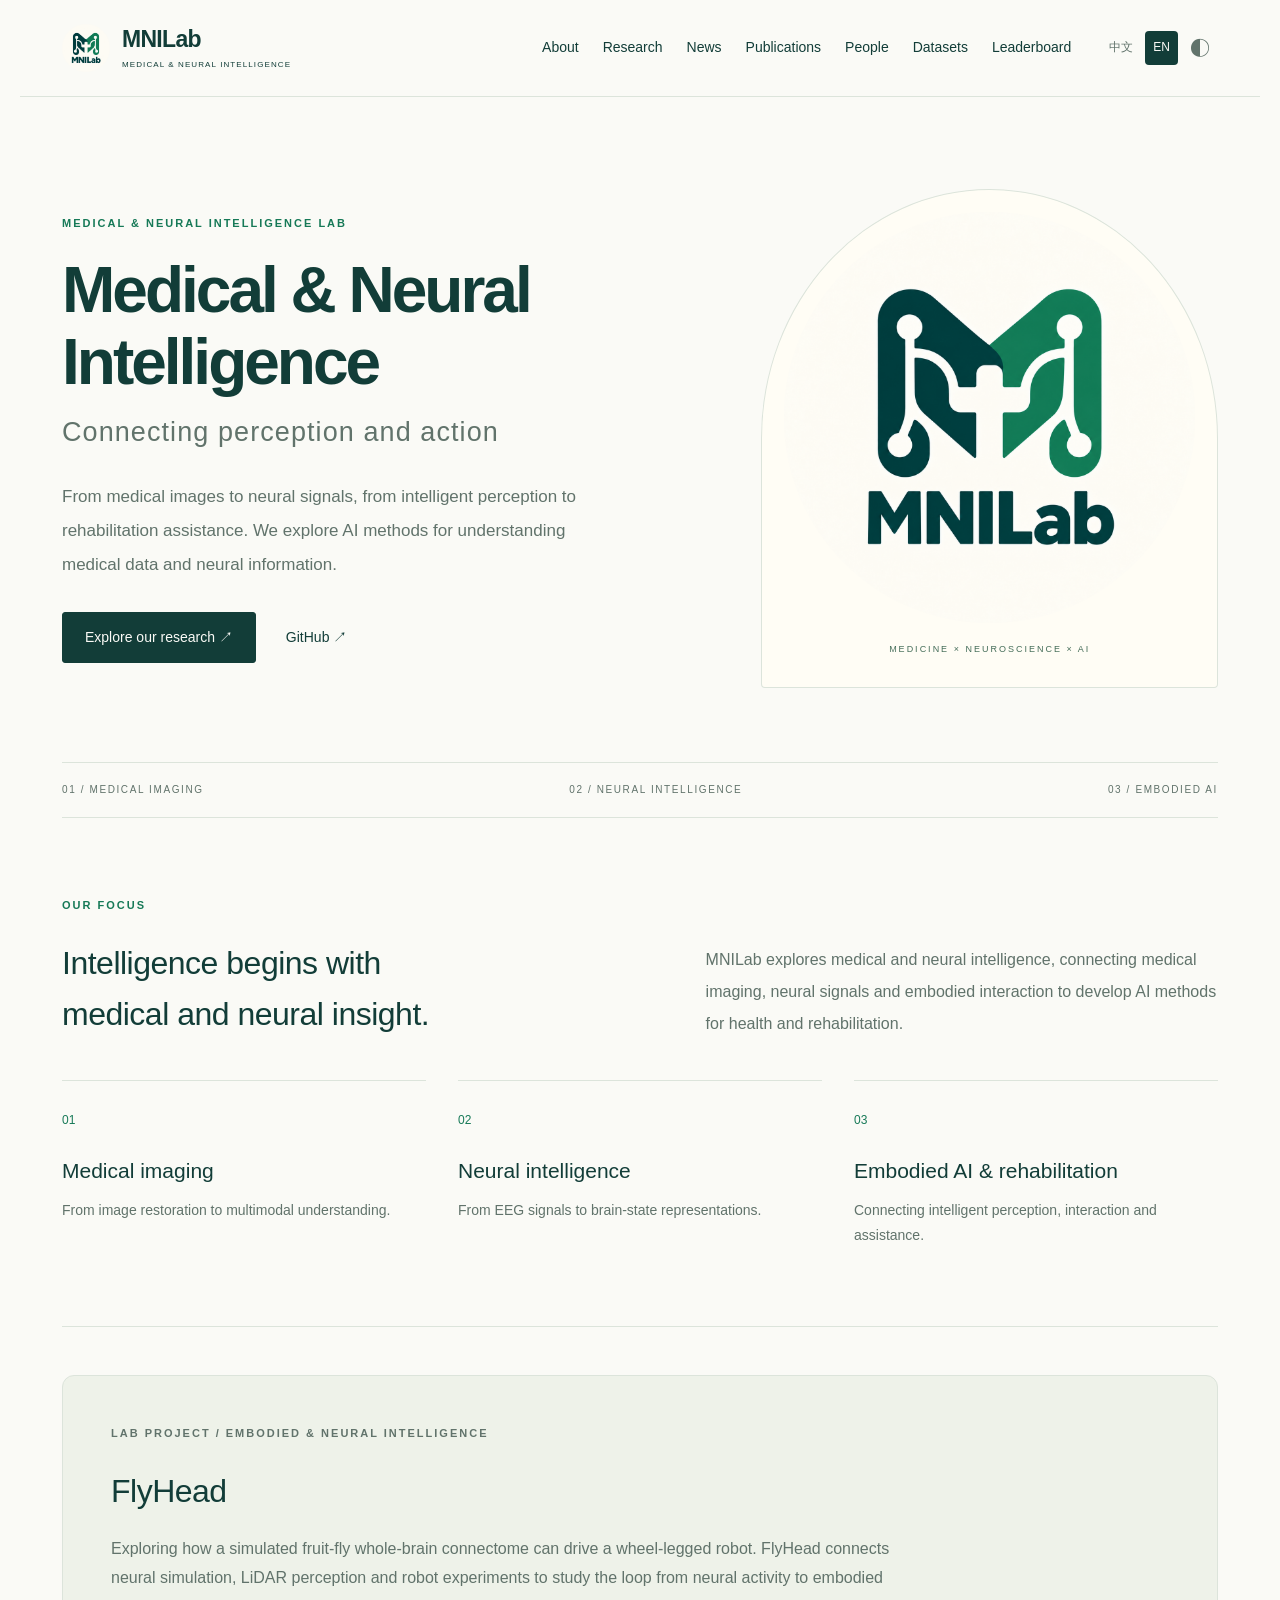
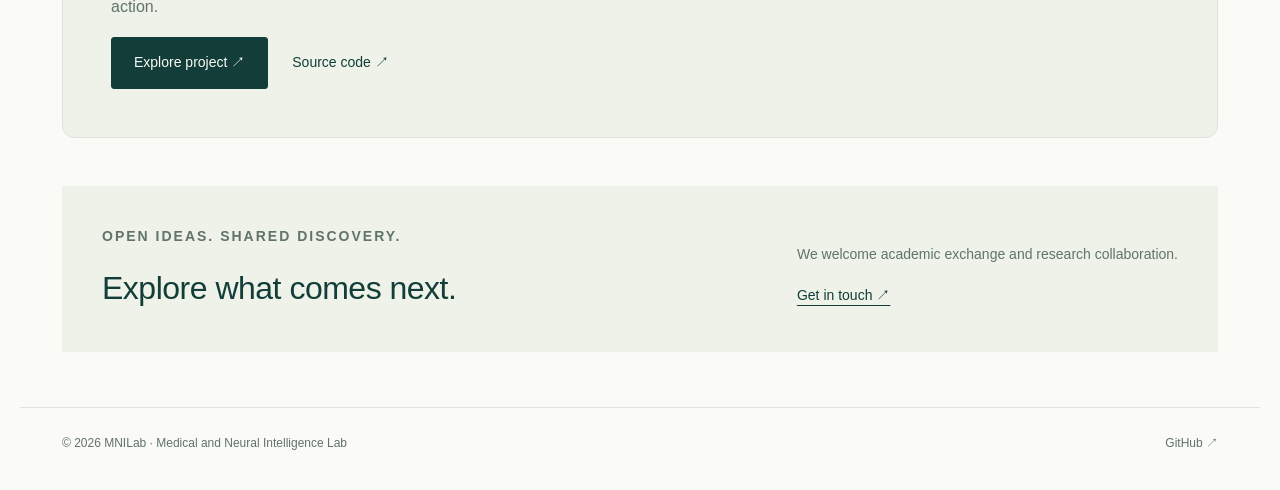
<file: index.html>
<!doctype html><html lang="zh-CN"><head><meta charset="utf-8"><meta name="viewport" content="width=device-width,initial-scale=1"><meta name="description" content="MNILab · 医学与神经智能实验室 · Medical and Neural Intelligence Lab"><title>MNILab | 医学与神经智能实验室</title><link rel="icon" href="logo.png"><link rel="stylesheet" href="style.css"><script src="script.js" defer></script><style>.hero h1{margin-bottom:12px}.hero-tagline{font-size:27px;line-height:1.6;font-weight:400;color:var(--muted);margin:0 0 26px;letter-spacing:.04em}@media(max-width:650px){.hero-tagline{font-size:21px;letter-spacing:.02em}}.project-feature{padding:48px 0;border-top:1px solid var(--line)}.project-card{padding:clamp(24px,4vw,48px);background:var(--panel);border:1px solid var(--line);border-radius:12px}.project-card h2{margin:8px 0 18px}.project-card p{max-width:780px;color:var(--muted)}.project-card .actions{display:flex;flex-wrap:wrap;gap:24px;align-items:center}</style></head><body><a class="skip" href="#main">Skip to content</a><header><a class="brand" href="#"><img src="logo.png" alt=""><strong>MNILab<span>MEDICAL & NEURAL INTELLIGENCE</span></strong></a><nav aria-label="Main navigation"><a href="#about"><span class="" data-zh="关于" data-en="About">关于</span></a><a href="research.html"><span class="" data-zh="研究" data-en="Research">研究</span></a><a href="news.html"><span class="" data-zh="动态" data-en="News">动态</span></a><a href="publications.html"><span class="" data-zh="论文" data-en="Publications">论文</span></a><a href="people.html"><span class="" data-zh="团队" data-en="People">团队</span></a><a href="datasets.html"><span data-zh="数据集" data-en="Datasets">数据集</span></a><a href="leaderboard.html"><span data-zh="榜单" data-en="Leaderboard">榜单</span></a></nav><div class="controls"><button data-lang="zh" aria-pressed="true">中文</button><button data-lang="en" aria-pressed="false">EN</button><button id="theme" aria-label="切换明暗主题" aria-pressed="false">◐</button></div></header><main id="main"><section class="hero" id="about"><div><p class="eyebrow">MEDICAL & NEURAL INTELLIGENCE LAB</p><h1 class="" data-zh="医学与神经智能" data-en="Medical &amp; Neural&lt;br&gt;Intelligence">医学与神经智能</h1><p class="hero-tagline" data-zh="连接感知与行动" data-en="Connecting perception and action">连接感知与行动</p><p class="lead" data-zh="从医学图像到神经信号，从智能感知到康复辅助。我们探索人工智能理解医学数据与神经信息的方法。" data-en="From medical images to neural signals, from intelligent perception to rehabilitation assistance. We explore AI methods for understanding medical data and neural information.">从医学图像到神经信号，从智能感知到康复辅助。我们探索人工智能理解医学数据与神经信息的方法。</p><div class="actions"><a class="button" href="research.html"><span class="" data-zh="探索研究方向 ↗" data-en="Explore our research ↗">探索研究方向 ↗</span></a><a href="https://github.com/MNILab-CN" target="_blank" rel="noopener">GitHub ↗</a></div></div><figure class="hero-mark"><img src="logo.png" alt="MNILab logo"><figcaption>MEDICINE × NEUROSCIENCE × AI</figcaption></figure></section><div class="discipline-strip"><span>01 / MEDICAL IMAGING</span><span>02 / NEURAL INTELLIGENCE</span><span>03 / EMBODIED AI</span></div><section class="overview"><div><p class="eyebrow" data-zh="我们的探索" data-en="OUR FOCUS">我们的探索</p><h2 class="" data-zh="让医学与神经信息，&lt;br&gt;成为智能的起点。" data-en="Intelligence begins with&lt;br&gt;medical and neural insight.">让医学与神经信息，<br>成为智能的起点。</h2></div><p class="" data-zh="MNILab 聚焦医学与神经智能，连接医学影像、神经信号与具身交互，探索面向健康与康复的人工智能方法。" data-en="MNILab explores medical and neural intelligence, connecting medical imaging, neural signals and embodied interaction to develop AI methods for health and rehabilitation.">MNILab 聚焦医学与神经智能，连接医学影像、神经信号与具身交互，探索面向健康与康复的人工智能方法。</p></section><div class="research-grid"><article><span class="index">01</span><h3 class="" data-zh="医学影像" data-en="Medical imaging">医学影像</h3><p class="" data-zh="从图像恢复到多模态理解。" data-en="From image restoration to multimodal understanding.">从图像恢复到多模态理解。</p></article><article><span class="index">02</span><h3 class="" data-zh="神经智能" data-en="Neural intelligence">神经智能</h3><p class="" data-zh="从脑电信号到脑状态表征。" data-en="From EEG signals to brain-state representations.">从脑电信号到脑状态表征。</p></article><article><span class="index">03</span><h3 class="" data-zh="具身与康复" data-en="Embodied AI &amp; rehabilitation">具身与康复</h3><p class="" data-zh="连接智能感知、交互与辅助。" data-en="Connecting intelligent perception, interaction and assistance.">连接智能感知、交互与辅助。</p></article></div><section class="project-feature"><article class="project-card"><p class="eyebrow" data-zh="实验室项目 / 具身与神经智能" data-en="LAB PROJECT / EMBODIED &amp; NEURAL INTELLIGENCE">LAB PROJECT / EMBODIED &amp; NEURAL INTELLIGENCE</p><h2 data-zh="FlyHead · 刑天" data-en="FlyHead">FlyHead</h2><p data-zh="探索果蝇全脑连接组仿真与轮腿机器人控制的结合。项目连接神经仿真、激光雷达感知与机器人实验，研究从神经活动到具身行动的闭环。" data-en="Exploring how a simulated fruit-fly whole-brain connectome can drive a wheel-legged robot. FlyHead connects neural simulation, LiDAR perception and robot experiments to study the loop from neural activity to embodied action.">Exploring how a simulated fruit-fly whole-brain connectome can drive a wheel-legged robot. FlyHead connects neural simulation, LiDAR perception and robot experiments to study the loop from neural activity to embodied action.</p><div class="actions"><a class="button" href="https://flyhead.live/" data-zh="探索项目 ↗" data-en="Explore project ↗">Explore project ↗</a><a href="https://github.com/12sqawdwq/FlyHead" data-zh="开源代码 ↗" data-en="Source code ↗">Source code ↗</a></div></article></section><section class="contact"><div><p class="eyebrow">OPEN IDEAS. SHARED DISCOVERY.</p><h2 class="" data-zh="一起探索新的可能。" data-en="Explore what comes next.">一起探索新的可能。</h2></div><div><p class="" data-zh="欢迎学术交流与研究合作。" data-en="We welcome academic exchange and research collaboration.">欢迎学术交流与研究合作。</p><a href="mailto:Jf.Jacob.Wang@gmail.com"><span class="" data-zh="联系我们 ↗" data-en="Get in touch ↗">联系我们 ↗</span></a></div></section></main><footer><span>© 2026 MNILab · <span class="" data-zh="医学与神经智能实验室" data-en="Medical and Neural Intelligence Lab">医学与神经智能实验室</span></span><a href="https://github.com/MNILab-CN">GitHub ↗</a></footer></body></html>
</file>
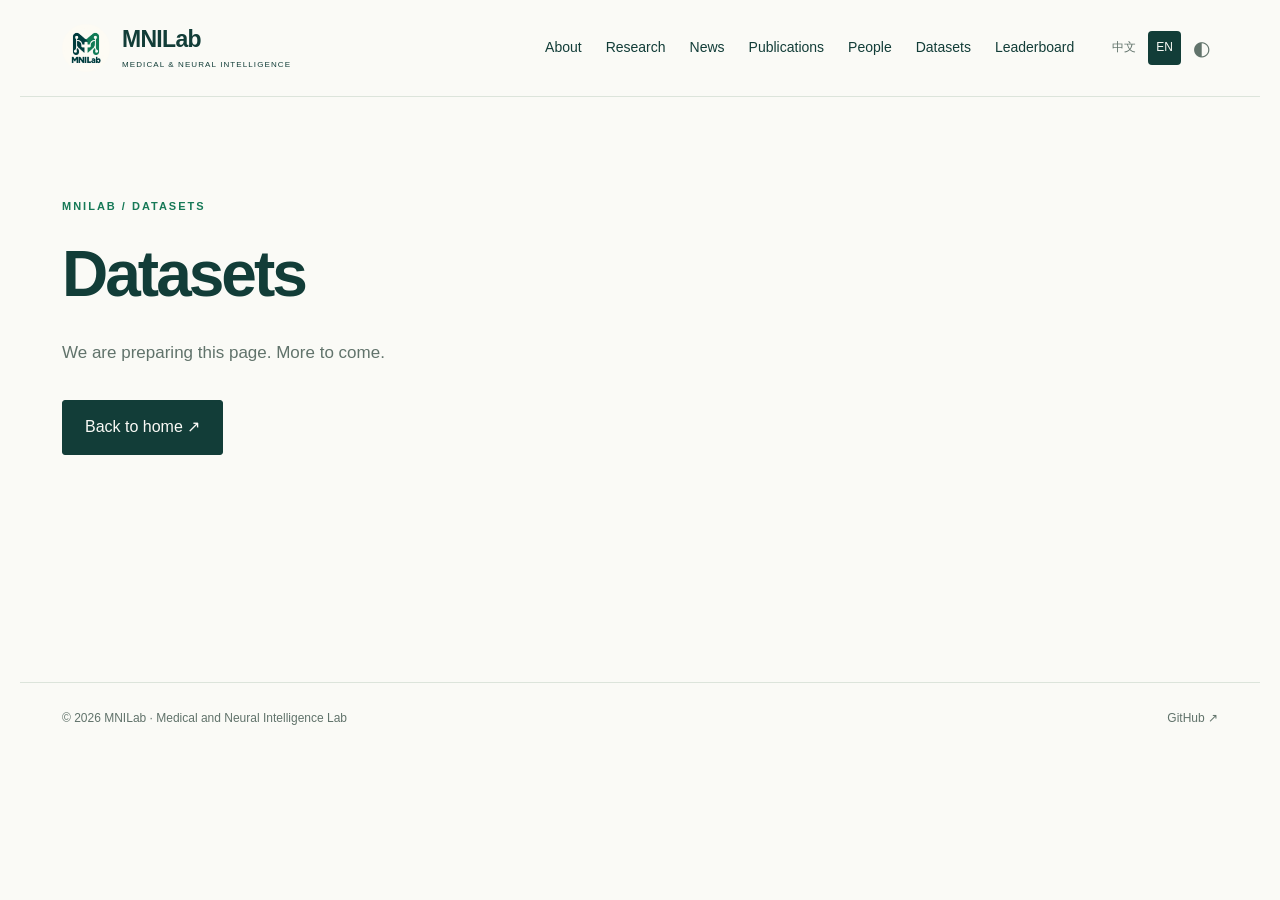
<file: datasets.html>
<!doctype html><html lang="zh-CN"><head><meta charset="utf-8"><meta name="viewport" content="width=device-width,initial-scale=1"><meta name="description" content="MNILab · 医学与神经智能实验室 · Medical and Neural Intelligence Lab"><title>MNILab | 医学与神经智能实验室</title><link rel="icon" href="logo.png"><link rel="stylesheet" href="style.css"><script src="script.js" defer></script></head><body><a class="skip" href="#main">Skip to content</a><header><a class="brand" href="index.html"><img src="logo.png" alt=""><strong>MNILab<span>MEDICAL & NEURAL INTELLIGENCE</span></strong></a><nav aria-label="Main navigation"><a href="index.html#about"><span class="" data-zh="关于" data-en="About">关于</span></a><a href="research.html"><span class="" data-zh="研究" data-en="Research">研究</span></a><a href="news.html"><span class="" data-zh="动态" data-en="News">动态</span></a><a href="publications.html"><span class="" data-zh="论文" data-en="Publications">论文</span></a><a href="people.html"><span class="" data-zh="团队" data-en="People">团队</span></a><a href="datasets.html"><span data-zh="数据集" data-en="Datasets">数据集</span></a><a href="leaderboard.html"><span data-zh="榜单" data-en="Leaderboard">榜单</span></a></nav><div class="controls"><button data-lang="zh" aria-pressed="true">中文</button><button data-lang="en" aria-pressed="false">EN</button><button id="theme" aria-label="切换明暗主题" aria-pressed="false">◐</button></div></header><main id="main"><section class="placeholder"><p class="eyebrow">MNILAB / DATASETS</p><h1 data-zh="数据集" data-en="Datasets">数据集</h1><p class="lead" data-zh="内容正在整理，敬请期待。" data-en="We are preparing this page. More to come.">内容正在整理，敬请期待。</p><a class="button" href="index.html"><span class="" data-zh="返回首页 ↗" data-en="Back to home ↗">返回首页 ↗</span></a></section></main><footer><span>© 2026 MNILab · <span class="" data-zh="医学与神经智能实验室" data-en="Medical and Neural Intelligence Lab">医学与神经智能实验室</span></span><a href="https://github.com/MNILab-CN">GitHub ↗</a></footer></body></html>
</file>
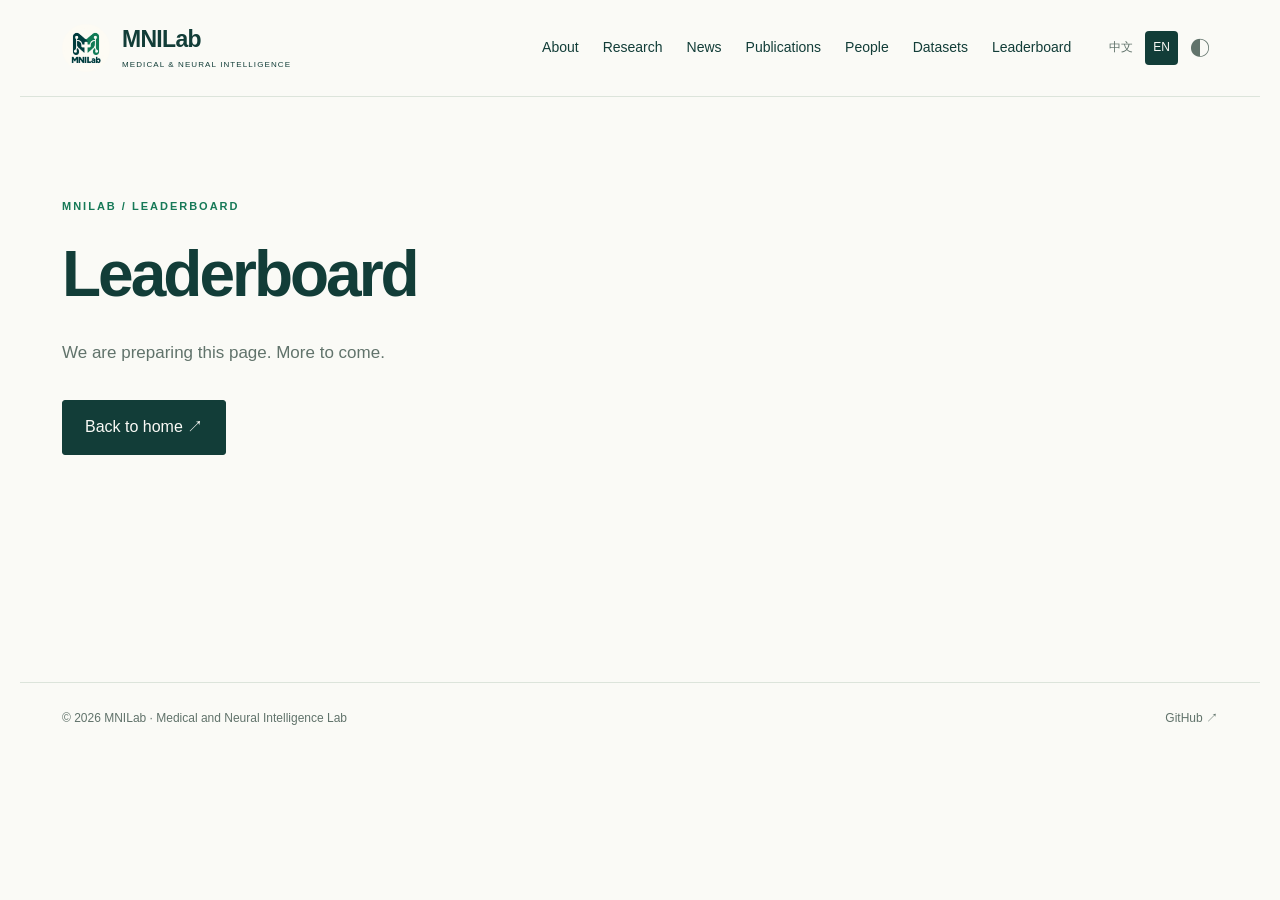
<file: leaderboard.html>
<!doctype html><html lang="zh-CN"><head><meta charset="utf-8"><meta name="viewport" content="width=device-width,initial-scale=1"><meta name="description" content="MNILab · 医学与神经智能实验室 · Medical and Neural Intelligence Lab"><title>MNILab | 医学与神经智能实验室</title><link rel="icon" href="logo.png"><link rel="stylesheet" href="style.css"><script src="script.js" defer></script></head><body><a class="skip" href="#main">Skip to content</a><header><a class="brand" href="index.html"><img src="logo.png" alt=""><strong>MNILab<span>MEDICAL & NEURAL INTELLIGENCE</span></strong></a><nav aria-label="Main navigation"><a href="index.html#about"><span class="" data-zh="关于" data-en="About">关于</span></a><a href="research.html"><span class="" data-zh="研究" data-en="Research">研究</span></a><a href="news.html"><span class="" data-zh="动态" data-en="News">动态</span></a><a href="publications.html"><span class="" data-zh="论文" data-en="Publications">论文</span></a><a href="people.html"><span class="" data-zh="团队" data-en="People">团队</span></a><a href="datasets.html"><span data-zh="数据集" data-en="Datasets">数据集</span></a><a href="leaderboard.html"><span data-zh="榜单" data-en="Leaderboard">榜单</span></a></nav><div class="controls"><button data-lang="zh" aria-pressed="true">中文</button><button data-lang="en" aria-pressed="false">EN</button><button id="theme" aria-label="切换明暗主题" aria-pressed="false">◐</button></div></header><main id="main"><section class="placeholder"><p class="eyebrow">MNILAB / LEADERBOARD</p><h1 data-zh="榜单" data-en="Leaderboard">榜单</h1><p class="lead" data-zh="内容正在整理，敬请期待。" data-en="We are preparing this page. More to come.">内容正在整理，敬请期待。</p><a class="button" href="index.html"><span class="" data-zh="返回首页 ↗" data-en="Back to home ↗">返回首页 ↗</span></a></section></main><footer><span>© 2026 MNILab · <span class="" data-zh="医学与神经智能实验室" data-en="Medical and Neural Intelligence Lab">医学与神经智能实验室</span></span><a href="https://github.com/MNILab-CN">GitHub ↗</a></footer></body></html>
</file>
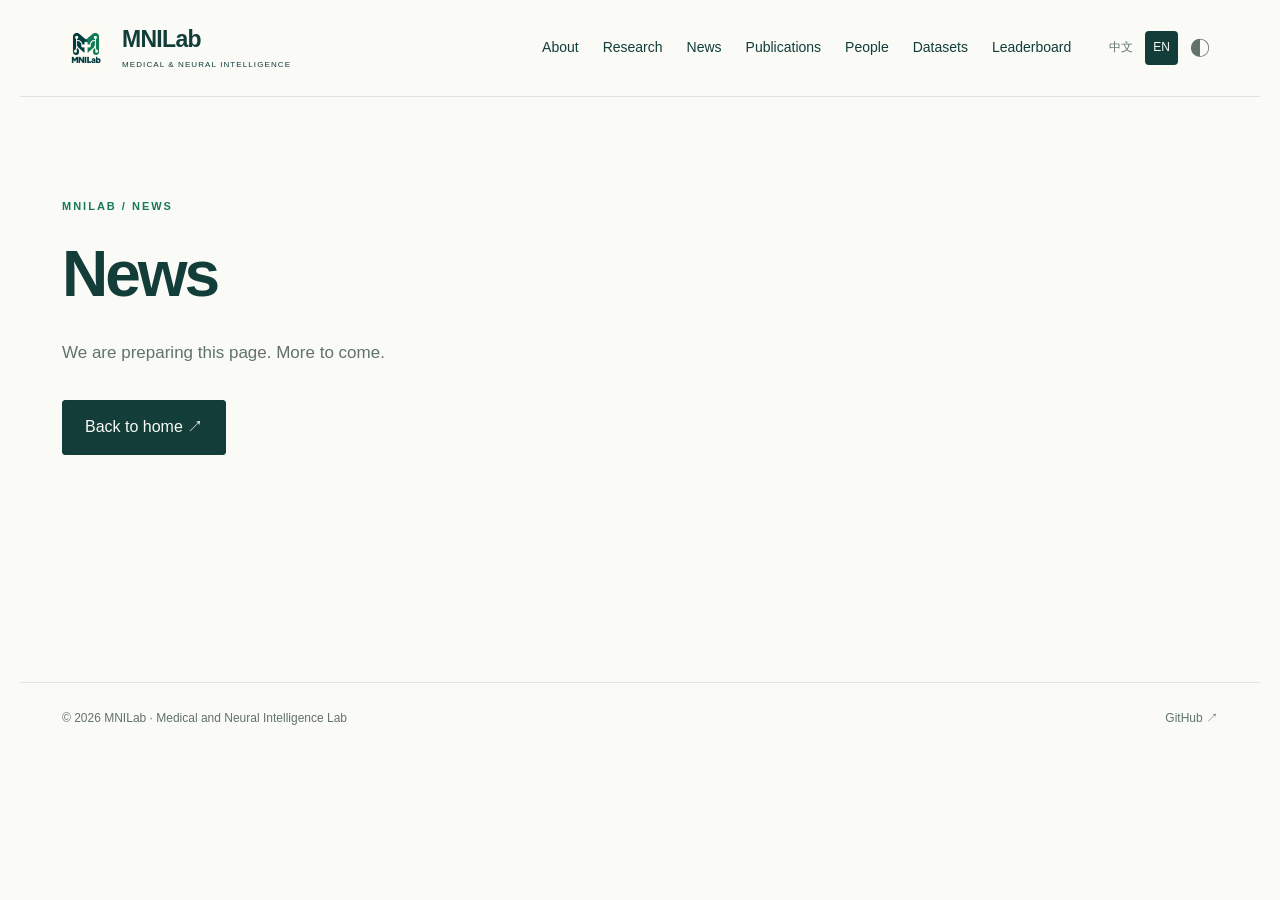
<file: news.html>
<!doctype html><html lang="zh-CN"><head><meta charset="utf-8"><meta name="viewport" content="width=device-width,initial-scale=1"><meta name="description" content="MNILab · 医学与神经智能实验室 · Medical and Neural Intelligence Lab"><title>MNILab | 医学与神经智能实验室</title><link rel="icon" href="logo.png"><link rel="stylesheet" href="style.css"><script src="script.js" defer></script></head><body><a class="skip" href="#main">Skip to content</a><header><a class="brand" href="index.html"><img src="logo.png" alt=""><strong>MNILab<span>MEDICAL & NEURAL INTELLIGENCE</span></strong></a><nav aria-label="Main navigation"><a href="index.html#about"><span class="" data-zh="关于" data-en="About">关于</span></a><a href="research.html"><span class="" data-zh="研究" data-en="Research">研究</span></a><a href="news.html"><span class="" data-zh="动态" data-en="News">动态</span></a><a href="publications.html"><span class="" data-zh="论文" data-en="Publications">论文</span></a><a href="people.html"><span class="" data-zh="团队" data-en="People">团队</span></a><a href="datasets.html"><span data-zh="数据集" data-en="Datasets">数据集</span></a><a href="leaderboard.html"><span data-zh="榜单" data-en="Leaderboard">榜单</span></a></nav><div class="controls"><button data-lang="zh" aria-pressed="true">中文</button><button data-lang="en" aria-pressed="false">EN</button><button id="theme" aria-label="切换明暗主题" aria-pressed="false">◐</button></div></header><main id="main"><section class="placeholder"><p class="eyebrow">MNILAB / NEWS</p><h1 class="" data-zh="实验室动态" data-en="News">实验室动态</h1><p class="lead" data-zh="内容正在整理，敬请期待。" data-en="We are preparing this page. More to come.">内容正在整理，敬请期待。</p><a class="button" href="index.html"><span class="" data-zh="返回首页 ↗" data-en="Back to home ↗">返回首页 ↗</span></a></section></main><footer><span>© 2026 MNILab · <span class="" data-zh="医学与神经智能实验室" data-en="Medical and Neural Intelligence Lab">医学与神经智能实验室</span></span><a href="https://github.com/MNILab-CN">GitHub ↗</a></footer></body></html>
</file>
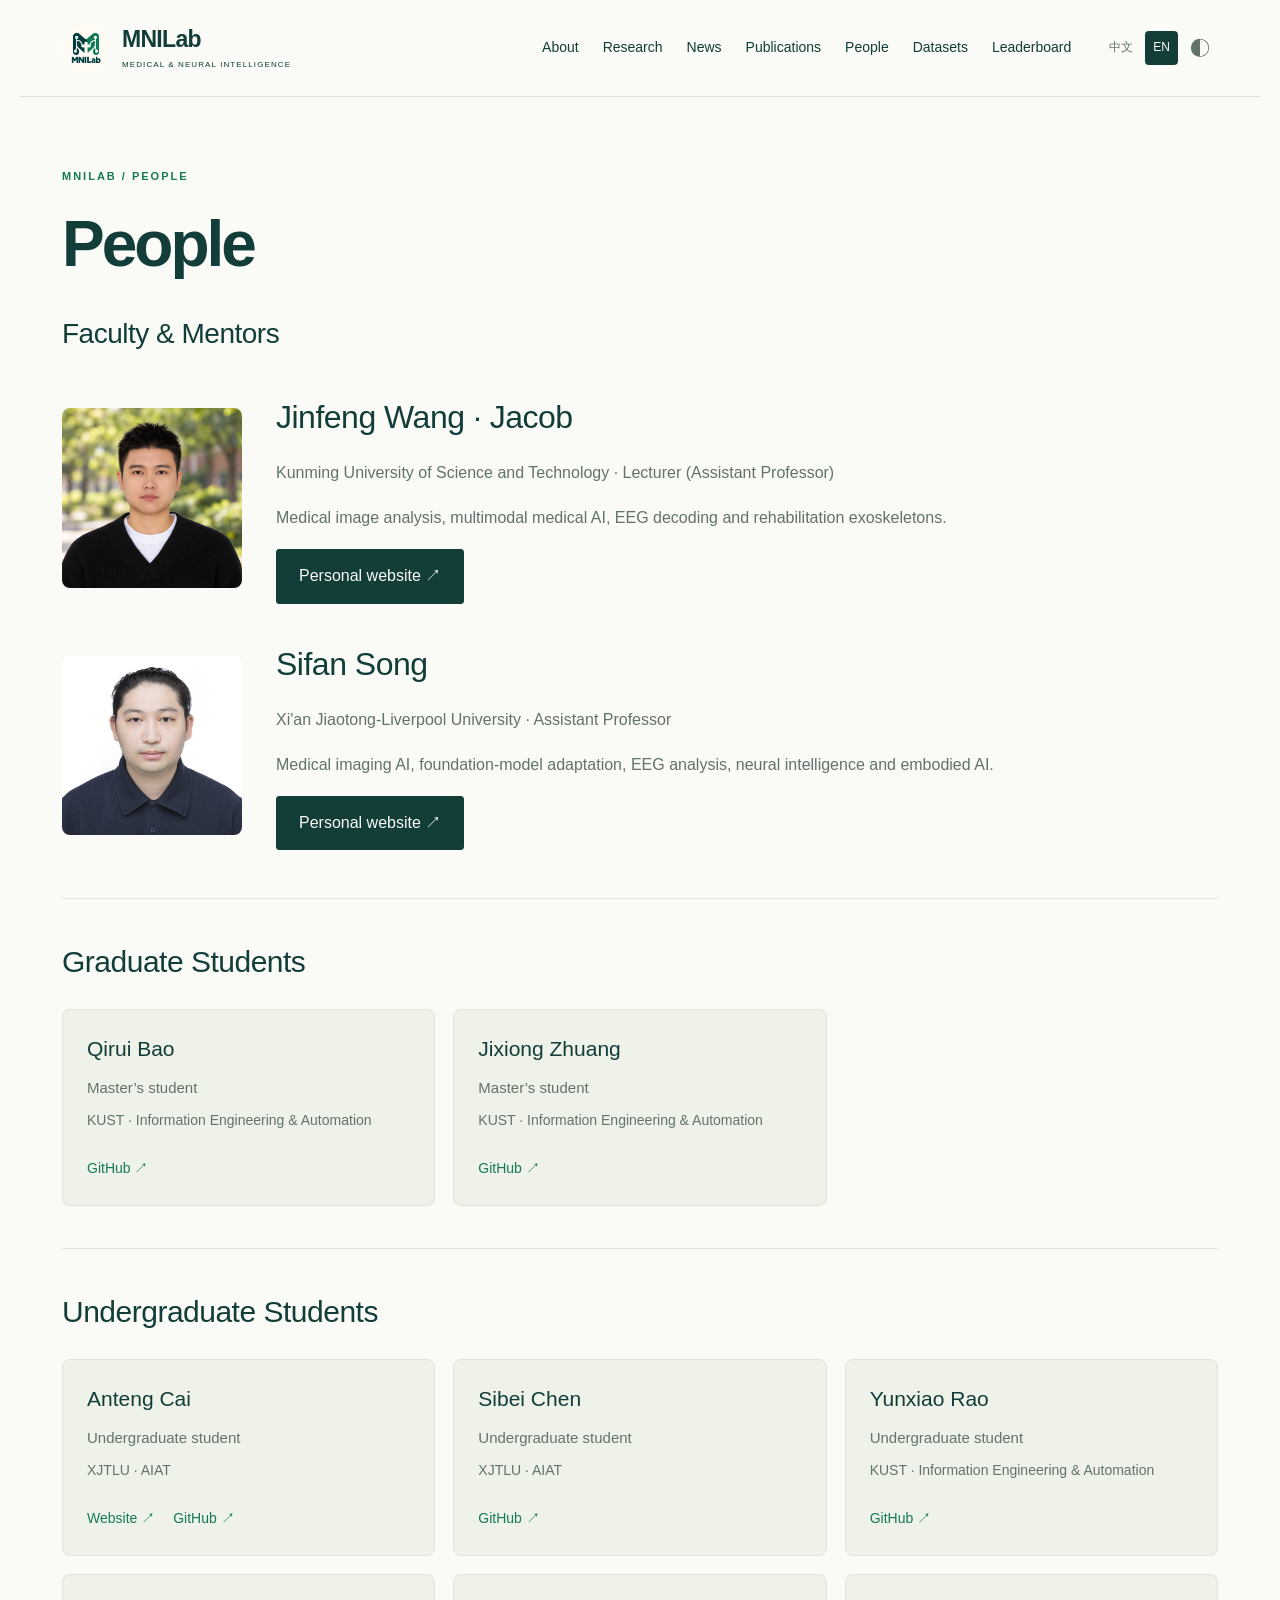
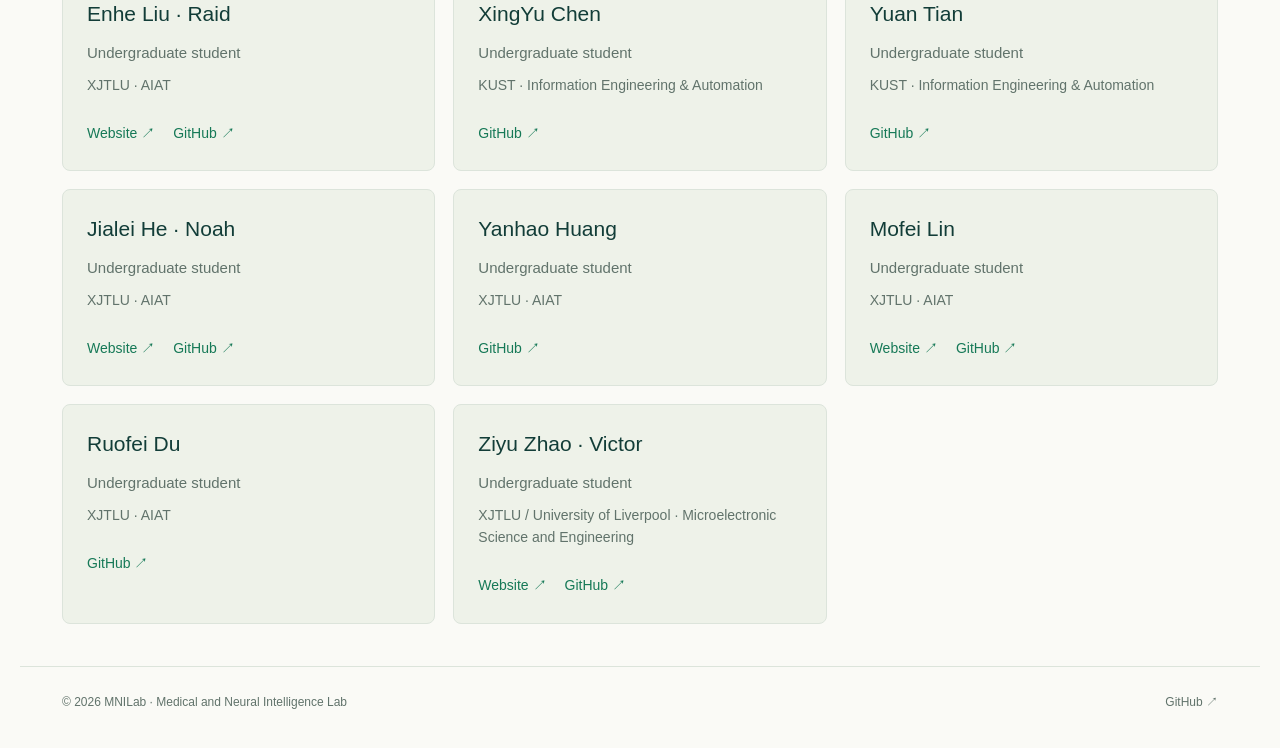
<file: people.html>
<!doctype html><html lang="zh-CN"><head><meta charset="utf-8"><meta name="viewport" content="width=device-width,initial-scale=1"><meta name="description" content="MNILab · 医学与神经智能实验室 · Medical and Neural Intelligence Lab"><title>MNILab | 医学与神经智能实验室</title><link rel="icon" href="logo.png"><link rel="stylesheet" href="style.css"><script src="script.js" defer></script><style>.member{display:grid;grid-template-columns:180px 1fr;gap:34px;margin-top:35px;align-items:center}.member img{width:180px;border-radius:8px}.member p{color:var(--muted)}@media(max-width:600px){.member{grid-template-columns:1fr}.member img{width:140px}}.placeholder{min-height:0;padding:70px 0 48px}.student-group{padding:42px 0;border-top:1px solid var(--line)}.student-group h2{font-size:clamp(23px,3vw,30px);line-height:1.4;margin:0}.affiliation{color:var(--muted);margin:8px 0 25px}.student-grid{display:grid;grid-template-columns:repeat(3,minmax(0,1fr));gap:18px}.student{padding:24px;background:var(--panel);border:1px solid var(--line);border-radius:8px}.student h3{font-size:21px;line-height:1.4;margin:0 0 10px}.degree{font-size:15px;color:var(--muted);margin:0}.member-links{display:flex;flex-wrap:wrap;gap:18px;margin-top:25px;font-size:14px}.member-links a{color:var(--accent);text-decoration:none}.member-links a:hover{text-decoration:underline}.member-links a:focus-visible{outline:2px solid var(--accent);outline-offset:4px}@media(max-width:850px){.student-grid{grid-template-columns:repeat(2,minmax(0,1fr))}}@media(max-width:550px){.student-grid{grid-template-columns:1fr}.placeholder{padding:48px 0 36px}.student-group{padding:32px 0}} .role-heading{font-size:28px;margin:32px 0 0}.student-grid{margin-top:26px}.student-affiliation{color:var(--muted);font-size:14px;line-height:1.6;margin:8px 0 0}</style></head><body><a class="skip" href="#main">Skip to content</a><header><a class="brand" href="index.html"><img src="logo.png" alt=""><strong>MNILab<span>MEDICAL & NEURAL INTELLIGENCE</span></strong></a><nav aria-label="Main navigation"><a href="index.html#about"><span class="" data-zh="关于" data-en="About">关于</span></a><a href="research.html"><span class="" data-zh="研究" data-en="Research">研究</span></a><a href="news.html"><span class="" data-zh="动态" data-en="News">动态</span></a><a href="publications.html"><span class="" data-zh="论文" data-en="Publications">论文</span></a><a href="people.html"><span class="" data-zh="团队" data-en="People">团队</span></a><a href="datasets.html"><span data-zh="数据集" data-en="Datasets">数据集</span></a><a href="leaderboard.html"><span data-zh="榜单" data-en="Leaderboard">榜单</span></a></nav><div class="controls"><button data-lang="zh" aria-pressed="true">中文</button><button data-lang="en" aria-pressed="false">EN</button><button id="theme" aria-label="切换明暗主题" aria-pressed="false">◐</button></div></header><main id="main"><section class="placeholder"><p class="eyebrow">MNILAB / PEOPLE</p><h1 data-zh="团队成员" data-en="People">团队成员</h1><h2 class="role-heading" data-zh="教师与指导者" data-en="Faculty &amp; Mentors">Faculty &amp; Mentors</h2><article class="member"><img src="portrait.png" alt="王金峰 / Jinfeng Wang"><div><h2 data-zh="王金峰" data-en="Jinfeng Wang · Jacob">王金峰</h2><p data-zh="昆明理工大学 · 讲师" data-en="Kunming University of Science and Technology · Lecturer (Assistant Professor)">昆明理工大学 · 讲师</p><p data-zh="医学图像分析、多模态医疗人工智能、脑电解码与康复外骨骼。" data-en="Medical image analysis, multimodal medical AI, EEG decoding and rehabilitation exoskeletons.">医学图像分析、多模态医疗人工智能、脑电解码与康复外骨骼。</p><a class="button" href="https://jjacobwang.mnilab.cn/" data-zh="个人主页 ↗" data-en="Personal website ↗">个人主页 ↗</a></div></article><article class="member"><img src="sifan-song.jpg" alt="宋思凡 / Sifan Song"><div><h2 data-zh="宋思凡" data-en="Sifan Song">Sifan Song</h2><p data-zh="西交利物浦大学 · 助理教授" data-en="Xi'an Jiaotong-Liverpool University · Assistant Professor">Xi'an Jiaotong-Liverpool University · Assistant Professor</p><p data-zh="医学影像人工智能、基础模型适配、脑电分析、神经智能与具身人工智能。" data-en="Medical imaging AI, foundation-model adaptation, EEG analysis, neural intelligence and embodied AI.">Medical imaging AI, foundation-model adaptation, EEG analysis, neural intelligence and embodied AI.</p><a class="button" href="https://sifansong.github.io/" data-zh="个人主页 ↗" data-en="Personal website ↗">Personal website ↗</a></div></article></section><section class="student-group"><h2 class="" data-zh="研究生" data-en="Graduate Students">Graduate Students</h2><div class="student-grid"><article class="student"><h3 class="" data-zh="鲍琦瑞" data-en="Qirui Bao">Qirui Bao</h3><p class="degree" data-zh="硕士生" data-en="Master’s student">Master’s student</p><p class="student-affiliation" data-zh="昆明理工大学 · 信自院" data-en="KUST · Information Engineering &amp; Automation">KUST · Information Engineering &amp; Automation</p><div class="member-links"><a href="https://github.com/Xiaorui-Bao">GitHub ↗</a></div></article><article class="student"><h3 class="" data-zh="庄继雄" data-en="Jixiong Zhuang">Jixiong Zhuang</h3><p class="degree" data-zh="硕士生" data-en="Master’s student">Master’s student</p><p class="student-affiliation" data-zh="昆明理工大学 · 信自院" data-en="KUST · Information Engineering &amp; Automation">KUST · Information Engineering &amp; Automation</p><div class="member-links"><a href="https://github.com/Jx-213">GitHub ↗</a></div></article></div></section><section class="student-group"><h2 class="" data-zh="本科生" data-en="Undergraduate Students">Undergraduate Students</h2><div class="student-grid"><article class="student"><h3 class="" data-zh="蔡安腾" data-en="Anteng Cai">Anteng Cai</h3><p class="degree" data-zh="本科生" data-en="Undergraduate student">Undergraduate student</p><p class="student-affiliation" data-zh="西交利物浦大学 · AIAT" data-en="XJTLU · AIAT">XJTLU · AIAT</p><div class="member-links"><a href="https://anteng.mnilab.cn/" data-zh="个人主页 ↗" data-en="Website ↗">Website ↗</a><a href="https://github.com/catcatcat23">GitHub ↗</a></div></article><article class="student"><h3 class="" data-zh="陈思蓓" data-en="Sibei Chen">Sibei Chen</h3><p class="degree" data-zh="本科生" data-en="Undergraduate student">Undergraduate student</p><p class="student-affiliation" data-zh="西交利物浦大学 · AIAT" data-en="XJTLU · AIAT">XJTLU · AIAT</p><div class="member-links"><a href="https://github.com/Libra-star-svg">GitHub ↗</a></div></article><article class="student"><h3 class="" data-zh="饶云霄" data-en="Yunxiao Rao">Yunxiao Rao</h3><p class="degree" data-zh="本科生" data-en="Undergraduate student">Undergraduate student</p><p class="student-affiliation" data-zh="昆明理工大学 · 信自院" data-en="KUST · Information Engineering &amp; Automation">KUST · Information Engineering &amp; Automation</p><div class="member-links"><a href="https://github.com/mixiu-ryx">GitHub ↗</a></div></article><article class="student"><h3 class="" data-zh="刘恩合" data-en="Enhe Liu · Raid">Enhe Liu · Raid</h3><p class="degree" data-zh="本科生" data-en="Undergraduate student">Undergraduate student</p><p class="student-affiliation" data-zh="西交利物浦大学 · AIAT" data-en="XJTLU · AIAT">XJTLU · AIAT</p><div class="member-links"><a href="https://raid-leh.github.io/" data-zh="个人主页 ↗" data-en="Website ↗">Website ↗</a><a href="https://github.com/Raid-Leh">GitHub ↗</a></div></article><article class="student"><h3 class="" data-zh="陈星宇" data-en="XingYu Chen">XingYu Chen</h3><p class="degree" data-zh="本科生" data-en="Undergraduate student">Undergraduate student</p><p class="student-affiliation" data-zh="昆明理工大学 · 信自院" data-en="KUST · Information Engineering &amp; Automation">KUST · Information Engineering &amp; Automation</p><div class="member-links"><a href="https://github.com/cxy852">GitHub ↗</a></div></article><article class="student"><h3 class="" data-zh="田源" data-en="Yuan Tian">Yuan Tian</h3><p class="degree" data-zh="本科生" data-en="Undergraduate student">Undergraduate student</p><p class="student-affiliation" data-zh="昆明理工大学 · 信自院" data-en="KUST · Information Engineering &amp; Automation">KUST · Information Engineering &amp; Automation</p><div class="member-links"><a href="https://github.com/ty1004">GitHub ↗</a></div></article><article class="student"><h3 class="" data-zh="何佳磊" data-en="Jialei He · Noah">Jialei He · Noah</h3><p class="degree" data-zh="本科生" data-en="Undergraduate student">Undergraduate student</p><p class="student-affiliation" data-zh="西交利物浦大学 · AIAT" data-en="XJTLU · AIAT">XJTLU · AIAT</p><div class="member-links"><a href="https://jialei.mnilab.cn/" data-zh="个人主页 ↗" data-en="Website ↗">Website ↗</a><a href="https://github.com/Noah-hjl">GitHub ↗</a></div></article><article class="student"><h3 class="" data-zh="黄彦皓" data-en="Yanhao Huang">Yanhao Huang</h3><p class="degree" data-zh="本科生" data-en="Undergraduate student">Undergraduate student</p><p class="student-affiliation" data-zh="西交利物浦大学 · AIAT" data-en="XJTLU · AIAT">XJTLU · AIAT</p><div class="member-links"><a href="https://github.com/YanhaoHuang23">GitHub ↗</a></div></article><article class="student"><h3 class="" data-zh="林莫非" data-en="Mofei Lin">Mofei Lin</h3><p class="degree" data-zh="本科生" data-en="Undergraduate student">Undergraduate student</p><p class="student-affiliation" data-zh="西交利物浦大学 · AIAT" data-en="XJTLU · AIAT">XJTLU · AIAT</p><div class="member-links"><a href="https://mofei.mnilab.cn/" data-zh="个人主页 ↗" data-en="Website ↗">Website ↗</a><a href="https://github.com/tiranasi">GitHub ↗</a></div></article><article class="student"><h3 class="" data-zh="杜若菲" data-en="Ruofei Du">Ruofei Du</h3><p class="degree" data-zh="本科生" data-en="Undergraduate student">Undergraduate student</p><p class="student-affiliation" data-zh="西交利物浦大学 · AIAT" data-en="XJTLU · AIAT">XJTLU · AIAT</p><div class="member-links"><a href="https://github.com/annie-du1">GitHub ↗</a></div></article><article class="student"><h3 data-zh="赵子羽" data-en="Ziyu Zhao · Victor">Ziyu Zhao · Victor</h3><p class="degree" data-zh="本科生" data-en="Undergraduate student">Undergraduate student</p><p class="student-affiliation" data-zh="西交利物浦大学 / 利物浦大学 · 微电子科学与工程" data-en="XJTLU / University of Liverpool · Microelectronic Science and Engineering">XJTLU / University of Liverpool · Microelectronic Science and Engineering</p><div class="member-links"><a href="https://12sqawdwq.github.io/" data-zh="个人主页 ↗" data-en="Website ↗">Website ↗</a><a href="https://github.com/12sqawdwq">GitHub ↗</a></div></article></div></section></main><footer><span>© 2026 MNILab · <span class="" data-zh="医学与神经智能实验室" data-en="Medical and Neural Intelligence Lab">医学与神经智能实验室</span></span><a href="https://github.com/MNILab-CN">GitHub ↗</a></footer></body></html>
</file>
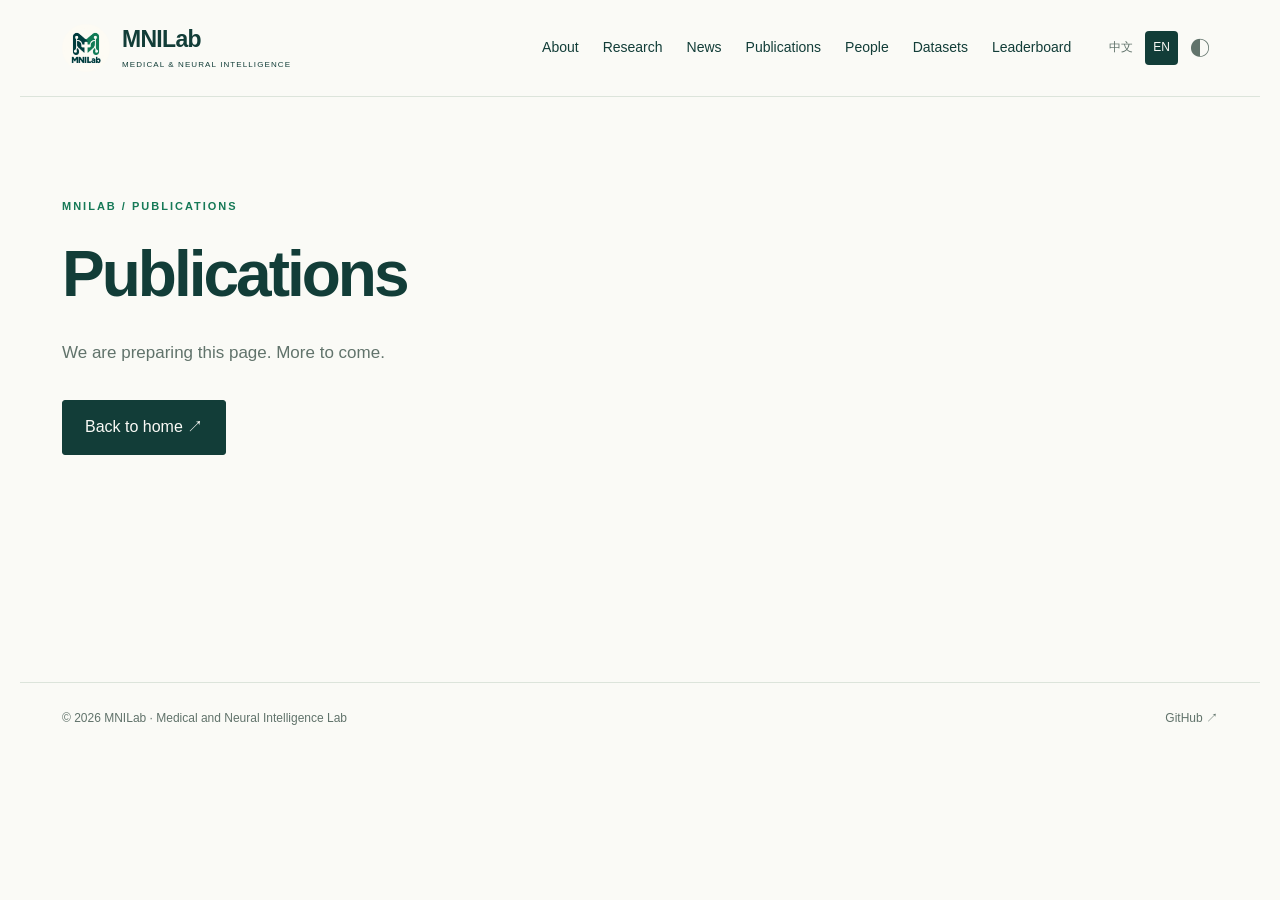
<file: publications.html>
<!doctype html><html lang="zh-CN"><head><meta charset="utf-8"><meta name="viewport" content="width=device-width,initial-scale=1"><meta name="description" content="MNILab · 医学与神经智能实验室 · Medical and Neural Intelligence Lab"><title>MNILab | 医学与神经智能实验室</title><link rel="icon" href="logo.png"><link rel="stylesheet" href="style.css"><script src="script.js" defer></script></head><body><a class="skip" href="#main">Skip to content</a><header><a class="brand" href="index.html"><img src="logo.png" alt=""><strong>MNILab<span>MEDICAL & NEURAL INTELLIGENCE</span></strong></a><nav aria-label="Main navigation"><a href="index.html#about"><span class="" data-zh="关于" data-en="About">关于</span></a><a href="research.html"><span class="" data-zh="研究" data-en="Research">研究</span></a><a href="news.html"><span class="" data-zh="动态" data-en="News">动态</span></a><a href="publications.html"><span class="" data-zh="论文" data-en="Publications">论文</span></a><a href="people.html"><span class="" data-zh="团队" data-en="People">团队</span></a><a href="datasets.html"><span data-zh="数据集" data-en="Datasets">数据集</span></a><a href="leaderboard.html"><span data-zh="榜单" data-en="Leaderboard">榜单</span></a></nav><div class="controls"><button data-lang="zh" aria-pressed="true">中文</button><button data-lang="en" aria-pressed="false">EN</button><button id="theme" aria-label="切换明暗主题" aria-pressed="false">◐</button></div></header><main id="main"><section class="placeholder"><p class="eyebrow">MNILAB / PUBLICATIONS</p><h1 class="" data-zh="研究论文" data-en="Publications">研究论文</h1><p class="lead" data-zh="内容正在整理，敬请期待。" data-en="We are preparing this page. More to come.">内容正在整理，敬请期待。</p><a class="button" href="index.html"><span class="" data-zh="返回首页 ↗" data-en="Back to home ↗">返回首页 ↗</span></a></section></main><footer><span>© 2026 MNILab · <span class="" data-zh="医学与神经智能实验室" data-en="Medical and Neural Intelligence Lab">医学与神经智能实验室</span></span><a href="https://github.com/MNILab-CN">GitHub ↗</a></footer></body></html>
</file>
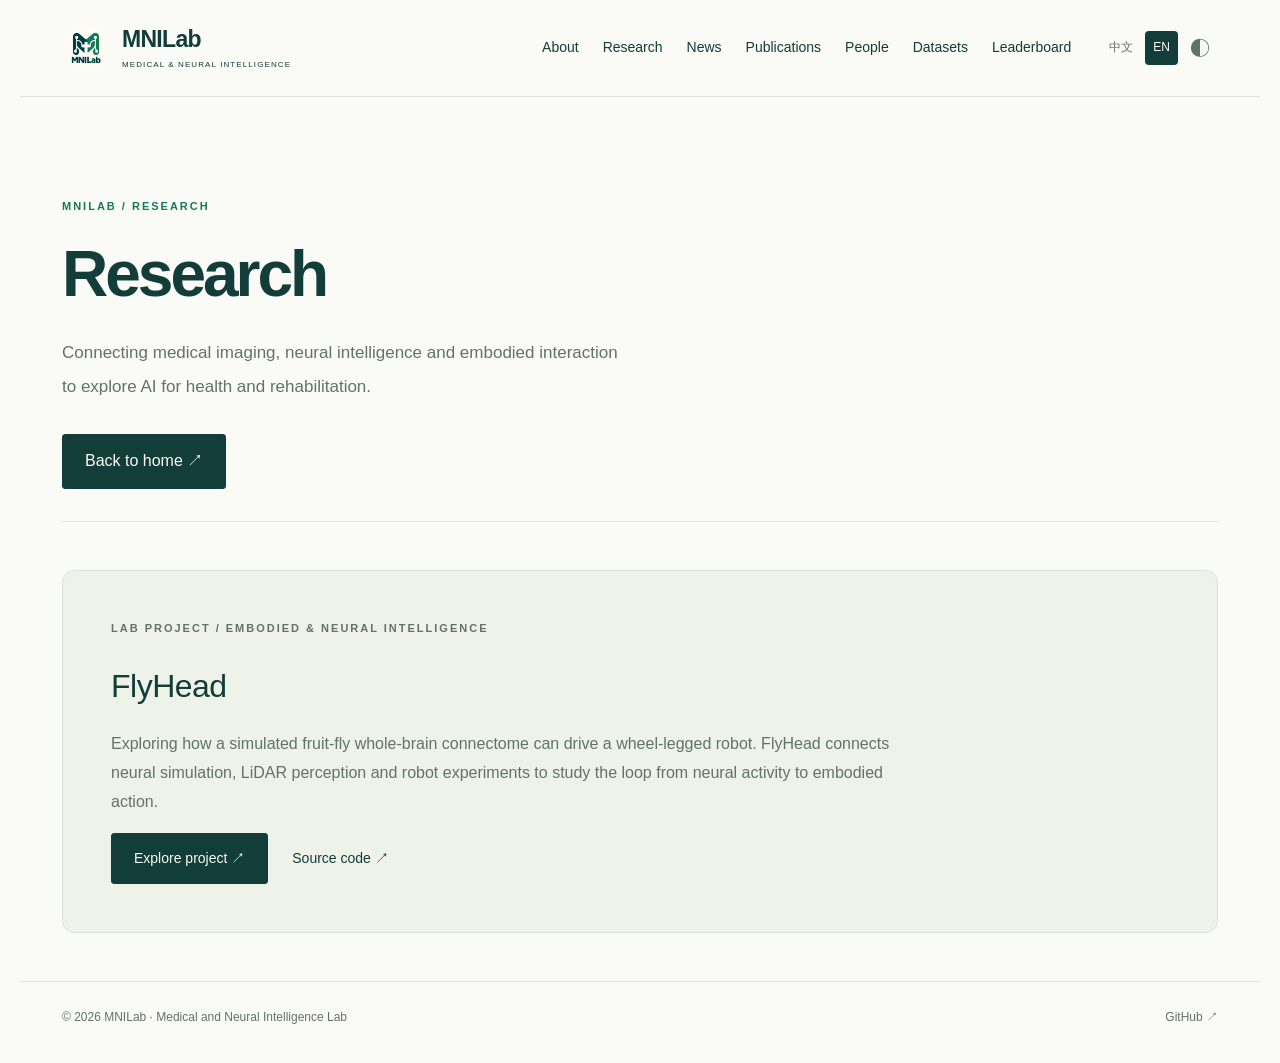
<file: research.html>
<!doctype html><html lang="zh-CN"><head><meta charset="utf-8"><meta name="viewport" content="width=device-width,initial-scale=1"><meta name="description" content="MNILab · 医学与神经智能实验室 · Medical and Neural Intelligence Lab"><title>MNILab | 医学与神经智能实验室</title><link rel="icon" href="logo.png"><link rel="stylesheet" href="style.css"><script src="script.js" defer></script><style>.project-feature{padding:48px 0;border-top:1px solid var(--line)}.project-card{padding:clamp(24px,4vw,48px);background:var(--panel);border:1px solid var(--line);border-radius:12px}.project-card h2{margin:8px 0 18px}.project-card p{max-width:780px;color:var(--muted)}.project-card .actions{display:flex;flex-wrap:wrap;gap:24px;align-items:center}.placeholder{min-height:0;padding-bottom:32px}</style></head><body><a class="skip" href="#main">Skip to content</a><header><a class="brand" href="index.html"><img src="logo.png" alt=""><strong>MNILab<span>MEDICAL & NEURAL INTELLIGENCE</span></strong></a><nav aria-label="Main navigation"><a href="index.html#about"><span class="" data-zh="关于" data-en="About">关于</span></a><a href="research.html"><span class="" data-zh="研究" data-en="Research">研究</span></a><a href="news.html"><span class="" data-zh="动态" data-en="News">动态</span></a><a href="publications.html"><span class="" data-zh="论文" data-en="Publications">论文</span></a><a href="people.html"><span class="" data-zh="团队" data-en="People">团队</span></a><a href="datasets.html"><span data-zh="数据集" data-en="Datasets">数据集</span></a><a href="leaderboard.html"><span data-zh="榜单" data-en="Leaderboard">榜单</span></a></nav><div class="controls"><button data-lang="zh" aria-pressed="true">中文</button><button data-lang="en" aria-pressed="false">EN</button><button id="theme" aria-label="切换明暗主题" aria-pressed="false">◐</button></div></header><main id="main"><section class="placeholder"><p class="eyebrow">MNILAB / RESEARCH</p><h1 class="" data-zh="研究方向" data-en="Research">研究方向</h1><p class="lead" data-zh="连接医学影像、神经智能与具身交互，探索面向健康与康复的人工智能。" data-en="Connecting medical imaging, neural intelligence and embodied interaction to explore AI for health and rehabilitation.">Connecting medical imaging, neural intelligence and embodied interaction to explore AI for health and rehabilitation.</p><a class="button" href="index.html"><span class="" data-zh="返回首页 ↗" data-en="Back to home ↗">返回首页 ↗</span></a></section><section class="project-feature"><article class="project-card"><p class="eyebrow" data-zh="实验室项目 / 具身与神经智能" data-en="LAB PROJECT / EMBODIED &amp; NEURAL INTELLIGENCE">LAB PROJECT / EMBODIED &amp; NEURAL INTELLIGENCE</p><h2 data-zh="FlyHead · 刑天" data-en="FlyHead">FlyHead</h2><p data-zh="探索果蝇全脑连接组仿真与轮腿机器人控制的结合。项目连接神经仿真、激光雷达感知与机器人实验，研究从神经活动到具身行动的闭环。" data-en="Exploring how a simulated fruit-fly whole-brain connectome can drive a wheel-legged robot. FlyHead connects neural simulation, LiDAR perception and robot experiments to study the loop from neural activity to embodied action.">Exploring how a simulated fruit-fly whole-brain connectome can drive a wheel-legged robot. FlyHead connects neural simulation, LiDAR perception and robot experiments to study the loop from neural activity to embodied action.</p><div class="actions"><a class="button" href="https://flyhead.live/" data-zh="探索项目 ↗" data-en="Explore project ↗">Explore project ↗</a><a href="https://github.com/12sqawdwq/FlyHead" data-zh="开源代码 ↗" data-en="Source code ↗">Source code ↗</a></div></article></section></main><footer><span>© 2026 MNILab · <span class="" data-zh="医学与神经智能实验室" data-en="Medical and Neural Intelligence Lab">医学与神经智能实验室</span></span><a href="https://github.com/MNILab-CN">GitHub ↗</a></footer></body></html>
</file>
<file: style.css>
:root{--bg:#fafaf6;--ink:#123d38;--muted:#61736b;--line:#dce4db;--accent:#167957;--panel:#eef2e9}*{box-sizing:border-box}html{scroll-behavior:smooth;scroll-padding-top:100px}body{margin:0;background:var(--bg);color:var(--ink);font:16px/1.8 "PingFang SC","Microsoft YaHei",-apple-system,BlinkMacSystemFont,"Segoe UI",sans-serif;-webkit-font-smoothing:antialiased}a{color:inherit;text-decoration:none}a:hover{color:var(--accent)}a:focus-visible,button:focus-visible{outline:2px solid var(--accent);outline-offset:6px}button{font:inherit;cursor:pointer}header,main,footer{max-width:1240px;margin:auto}header{display:flex;align-items:center;gap:30px;padding:24px 42px;border-bottom:1px solid var(--line)}.brand{display:flex;align-items:center;gap:12px;margin-right:auto}.brand img{width:48px;height:48px;object-fit:cover;border-radius:50%}.brand strong{font-size:23px;line-height:1.2;letter-spacing:-.7px}.brand strong span{display:block;font-size:8px;font-weight:500;letter-spacing:1.1px;margin-top:6px}nav{display:flex;gap:24px;font-size:14px}.controls{display:flex;gap:4px}.controls button{border:0;background:none;color:var(--muted);font-size:12px;padding:6px 8px;border-radius:4px}.controls button[aria-pressed=true]{background:var(--ink);color:var(--bg)}#theme{font-size:20px;line-height:1}main{padding:0 42px}.hero{display:grid;grid-template-columns:1.4fr 1fr;align-items:center;gap:60px;padding:92px 0 74px}.eyebrow{font-size:11px;letter-spacing:2px;font-weight:600;color:var(--accent);margin:0 0 22px}h1{font-size:clamp(38px,4.6vw,60px);line-height:1.4;letter-spacing:-1.5px;margin:0 0 26px;font-weight:600}html[lang=en] h1{font-size:64px;line-height:1.12;letter-spacing:-3px}.lead{max-width:560px;color:var(--muted);font-size:17px;line-height:2;margin:0 0 30px}.actions{display:flex;align-items:center;gap:30px;font-size:14px}.button{display:inline-block;padding:12px 22px;border:1px solid var(--ink);border-radius:3px;background:var(--ink);color:var(--bg)}.button:hover{background:var(--accent);color:var(--bg);border-color:var(--accent)}.hero-mark{margin:0;position:relative;border:1px solid var(--line);padding:22px;background:#fffdf5;border-radius:50% 50% 4px 4px}.hero-mark img{display:block;width:100%;border-radius:50%}.hero-mark figcaption{text-align:center;font-size:9px;letter-spacing:2px;color:#456d59;margin:18px 0 8px}.discipline-strip{display:flex;justify-content:space-between;border-top:1px solid var(--line);border-bottom:1px solid var(--line);padding:18px 0;font-size:10px;letter-spacing:1.6px;color:var(--muted)}.overview{display:grid;grid-template-columns:1.1fr 1fr;gap:80px;padding:78px 0 40px;align-items:end}h2{font-size:32px;font-weight:500;line-height:1.6;letter-spacing:-.5px;margin:0}.overview>p{font-size:16px;color:var(--muted);line-height:2;margin:0}.research-grid{display:grid;grid-template-columns:repeat(3,1fr);gap:32px;padding-bottom:78px}.research-grid article{border-top:1px solid var(--line);padding-top:24px}.index{font-size:12px;color:var(--accent)}h3{font-size:21px;font-weight:500;margin:18px 0 8px}.research-grid p{color:var(--muted);font-size:14px;margin:0}.contact{padding:38px 40px;background:var(--panel);display:flex;align-items:center;justify-content:space-between;gap:35px;margin-bottom:55px}.contact .eyebrow{margin-bottom:14px}.contact p{color:var(--muted);font-size:14px}.contact a{font-size:14px;text-decoration:underline;text-underline-offset:5px}footer{padding:25px 42px 35px;border-top:1px solid var(--line);display:flex;justify-content:space-between;font-size:12px;color:var(--muted)}.placeholder{min-height:65vh;padding:100px 0}.skip{position:absolute;top:-100px}.skip:focus{top:0;background:var(--bg);padding:10px}html[data-theme=dark]{color-scheme:dark;--bg:#11231f;--ink:#e3ede5;--muted:#a6b9ac;--line:#32473d;--accent:#94cdb0;--panel:#1c332b}html[data-theme=dark] .hero-mark{border-color:#45634f}@media(max-width:1000px){header{flex-wrap:wrap;gap:16px}nav{order:3;width:100%;justify-content:center}.hero{gap:35px;padding-top:65px}html[lang=en] h1{font-size:48px}.overview{gap:35px}}@media(max-width:650px){header,main,footer{padding-left:22px;padding-right:22px}.brand strong{font-size:21px}.brand strong span{font-size:7px}nav{justify-content:space-between;gap:10px;font-size:13px}.hero{grid-template-columns:1fr;gap:35px;padding:48px 0}.hero-mark{max-width:285px;justify-self:center;padding:15px}.hero h1{font-size:36px;letter-spacing:0}html[lang=en] .hero h1{font-size:45px}.lead{font-size:15px}.eyebrow{font-size:9px;letter-spacing:1.5px}.discipline-strip{flex-wrap:wrap;gap:8px 20px;font-size:8px;letter-spacing:.8px}.overview{grid-template-columns:1fr;gap:22px;padding-top:48px}h2{font-size:27px}.research-grid{grid-template-columns:1fr;gap:26px;padding-bottom:45px}.research-grid article{padding-top:15px}h3{margin-top:10px}.contact{padding:26px;display:block}.contact>div+div{margin-top:22px}footer{font-size:10px;gap:20px}.placeholder{padding:60px 0}.placeholder h1{font-size:38px}}@media(prefers-reduced-motion:reduce){html{scroll-behavior:auto}}

/* Keep all navigation entries reachable on narrow screens. */
nav{flex-wrap:wrap;row-gap:10px}@media(max-width:650px){nav{justify-content:flex-start;column-gap:22px;row-gap:10px}}
</file>
